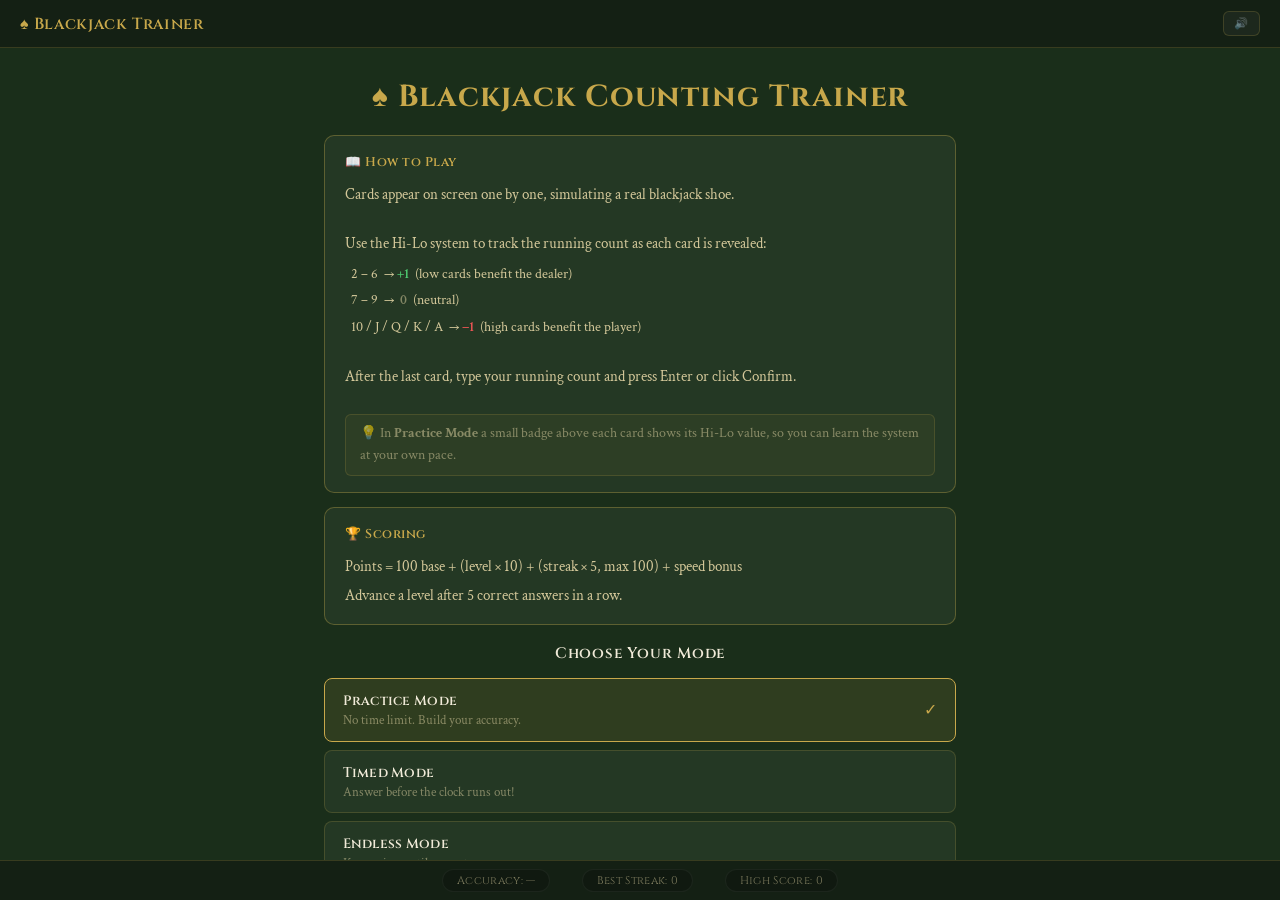
<file: web/index.html>
<!DOCTYPE html>
<html lang="en">
<head>
  <meta charset="UTF-8">
  <meta name="viewport" content="width=device-width, initial-scale=1.0">
  <meta name="description" content="Blackjack Card Counting Trainer — master the Hi-Lo system in your browser.">
  <title>Blackjack Trainer</title>
  <link rel="preconnect" href="https://fonts.googleapis.com">
  <link href="https://fonts.googleapis.com/css2?family=Cinzel:wght@400;600;700&family=Crimson+Text:ital,wght@0,400;0,600;1,400&display=swap" rel="stylesheet">
  <link rel="stylesheet" href="css/style.css">
</head>
<body>

  <!-- ═══════════════════════════════════════════════════════
       NAVBAR — fixed top bar, mirrors JavaFX toolbar
       ═══════════════════════════════════════════════════════ -->
  <nav class="navbar">
    <div class="navbar-left">
      <span class="nav-logo">♠ Blackjack Trainer</span>
    </div>
    <div class="navbar-right">
      <!-- Sound toggle — always visible so user can mute before starting -->
      <button class="nav-btn" id="nav-sound" title="Toggle sound" onclick="AudioManager.toggleMute()">🔊</button>

      <!-- In-game controls — hidden on menu screen -->
      <div id="nav-controls" style="display:none; align-items:center; gap:0.5rem;">
        <div class="nav-pill" id="nav-level">Level 1</div>
        <div class="nav-pill gold" id="nav-score">Score: 0</div>
        <button class="nav-btn btn-quit" id="btn-quit">✕ Quit</button>
      </div>
    </div>
  </nav>

  <!-- ═══════════════════════════════════════════════════════
       MENU SCREEN
       ═══════════════════════════════════════════════════════ -->
  <div id="screen-menu" class="screen active">
    <div class="menu-wrap">

      <h1 class="menu-title">♠ Blackjack Counting Trainer</h1>

      <!-- How to Play -->
      <div class="info-card">
        <div class="info-card-title">📖 How to Play</div>
        <p>Cards appear on screen one by one, simulating a real blackjack shoe.</p>
        <br>
        <p>Use the Hi-Lo system to track the running count as each card is revealed:</p>
        <ul class="hilo-list">
          <li>2 – 6 &nbsp;→ <span class="val-pos">+1</span> &nbsp;(low cards benefit the dealer)</li>
          <li>7 – 9 &nbsp;→ <span class="val-neu">&nbsp;0</span> &nbsp;(neutral)</li>
          <li>10 / J / Q / K / A &nbsp;→ <span class="val-neg">−1</span> &nbsp;(high cards benefit the player)</li>
        </ul>
        <br>
        <p>After the last card, type your running count and press Enter or click Confirm.</p>
        <br>
        <div class="tip-box">
          💡 In <strong>Practice Mode</strong> a small badge above each card shows its Hi-Lo value,
          so you can learn the system at your own pace.
        </div>
      </div>

      <!-- Scoring -->
      <div class="info-card">
        <div class="info-card-title">🏆 Scoring</div>
        <p>Points = 100 base + (level × 10) + (streak × 5, max 100) + speed bonus</p>
        <p style="margin-top:0.3rem">Advance a level after 5 correct answers in a row.</p>
      </div>

      <!-- Mode selection -->
      <h2 class="choose-title">Choose Your Mode</h2>

      <div class="mode-list">
        <div class="mode-row selected" data-mode="PRACTICE">
          <div class="mode-row-text">
            <span class="mode-row-name">Practice Mode</span>
            <span class="mode-row-desc">No time limit. Build your accuracy.</span>
          </div>
          <span class="mode-row-check">✓</span>
        </div>
        <div class="mode-row" data-mode="TIMED">
          <div class="mode-row-text">
            <span class="mode-row-name">Timed Mode</span>
            <span class="mode-row-desc">Answer before the clock runs out!</span>
          </div>
          <span class="mode-row-check">✓</span>
        </div>
        <div class="mode-row" data-mode="ENDLESS">
          <div class="mode-row-text">
            <span class="mode-row-name">Endless Mode</span>
            <span class="mode-row-desc">Keep going until you get one wrong.</span>
          </div>
          <span class="mode-row-check">✓</span>
        </div>
      </div>

      <button class="btn-primary" id="btn-start">Start Game</button>

    </div>
  </div>

  <!-- ═══════════════════════════════════════════════════════
       GAME SCREEN
       ═══════════════════════════════════════════════════════ -->
  <div id="screen-game" class="screen">
    <div class="game-wrap">

      <!-- Timer bar — visible only in TIMED / PRACTICE mode -->
      <div class="timer-wrap" id="timer-wrap" style="display:none">
        <div class="timer-track">
          <div class="timer-fill" id="timer-fill"></div>
        </div>
        <span class="timer-label" id="timer-label">20s</span>
      </div>

      <!-- Cards -->
      <div class="card-stage" id="card-stage"></div>

      <!-- Feedback line -->
      <div class="feedback-row" id="feedback-row"></div>

      <!-- Answer input -->
      <div class="input-row">
        <label class="input-label" for="count-input">Running count:</label>
        <input
          class="count-input"
          type="number"
          id="count-input"
          placeholder="e.g. -2"
          disabled
          autocomplete="off"
        >
        <button class="btn-confirm" id="btn-confirm" disabled>Confirm ↵</button>
      </div>

      <!-- Next round button — hidden until answer submitted -->
      <div id="next-row" style="display:none">
        <button class="btn-next" id="btn-next">Next Round →</button>
      </div>

    </div>
  </div>

  <!-- ═══════════════════════════════════════════════════════
       GAME OVER SCREEN
       ═══════════════════════════════════════════════════════ -->
  <div id="screen-gameover" class="screen">
    <div class="gameover-wrap">

      <h2 class="gameover-title" id="gameover-title">Session Complete</h2>

      <div class="go-stats">
        <div class="go-stat">
          <span class="go-stat-label">Final Score</span>
          <span class="go-stat-val gold" id="go-score">0</span>
        </div>
        <div class="go-stat">
          <span class="go-stat-label">Max Level</span>
          <span class="go-stat-val" id="go-level">1</span>
        </div>
        <div class="go-stat">
          <span class="go-stat-label">Best Streak</span>
          <span class="go-stat-val" id="go-streak">0</span>
        </div>
        <div class="go-stat">
          <span class="go-stat-label">Accuracy</span>
          <span class="go-stat-val" id="go-acc">0%</span>
        </div>
        <div class="go-stat">
          <span class="go-stat-label">Rounds</span>
          <span class="go-stat-val" id="go-rounds">0</span>
        </div>
        <div class="go-stat">
          <span class="go-stat-label">High Score</span>
          <span class="go-stat-val gold" id="go-highscore">0</span>
        </div>
      </div>

      <div class="go-buttons">
        <button class="btn-primary" id="btn-play-again">Play Again</button>
        <button class="btn-secondary" id="btn-menu">Menu</button>
      </div>

    </div>
  </div>

  <!-- ═══════════════════════════════════════════════════════
       BOTTOM STATS BAR — mirrors JavaFX status bar
       ═══════════════════════════════════════════════════════ -->
  <div class="stats-bar">
    <span class="stats-item" id="sb-acc">Accuracy: —</span>
    <span class="stats-item" id="sb-streak">Best Streak: 0</span>
    <span class="stats-item" id="sb-high">High Score: 0</span>
  </div>

  <!-- Level-up toast notification -->
  <div class="levelup-toast" id="levelup-toast">⬆ Level Up!</div>

  <!--
    Script load order:
      1. core.js   — pure game logic, no DOM
      2. audio.js  — AudioManager, no DOM dependencies
      3. ui.js     — DOM rendering, depends on core
      4. game.js   — GameController + event wiring, depends on all above
  -->
  <script src="js/core.js"></script>
  <script src="js/audio.js"></script>
  <script src="js/ui.js"></script>
  <script src="js/game.js"></script>

</body>
</html>
</file>
<file: web/css/style.css>
/* ═══════════════════════════════════════════════════════════════════
   Blackjack Trainer — Web stylesheet
   Faithful recreation of the JavaFX desktop dark-green felt aesthetic.
   ═══════════════════════════════════════════════════════════════════ */

*, *::before, *::after { box-sizing: border-box; margin: 0; padding: 0; }

:root {
  /* Palette */
  --bg:           #1a2e1a;
  --bg-dark:      #142014;
  --bg-elevated:  #243824;
  --gold:         #c8a84b;
  --gold-hover:   #dabb5e;
  --gold-dim:     rgba(200,168,75,0.12);
  --cream:        #f0ead8;
  --text:         #d4c89a;
  --text-dim:     rgba(212,200,154,0.55);
  --text-muted:   rgba(212,200,154,0.35);
  --border:       rgba(200,168,75,0.2);
  --border-card:  rgba(200,168,75,0.35);
  --correct:      #4caf72;
  --wrong:        #e05252;

  /* Card colours */
  --card-face:    #faf8f2;
  --card-red:     #c0392b;
  --card-black:   #1a1a1a;

  /* Hi-Lo badge colours */
  --val-pos:      #4ecb71;
  --val-neg:      #e55;
  --val-neu:      rgba(212,200,154,0.5);

  /* Layout */
  --navbar-h:     48px;
  --statsbar-h:   40px;
}

html, body {
  height: 100%;
  font-family: 'Crimson Text', Georgia, serif;
  background: var(--bg);
  color: var(--text);
  overflow: hidden;
}

/* ── NAVBAR ──────────────────────────────────────────────────────────── */

.navbar {
  position: fixed;
  top: 0; left: 0; right: 0;
  height: var(--navbar-h);
  background: var(--bg-dark);
  border-bottom: 1px solid var(--border);
  display: flex;
  align-items: center;
  justify-content: space-between;
  padding: 0 1.25rem;
  z-index: 100;
}

.nav-logo {
  font-family: 'Cinzel', serif;
  font-size: 1rem;
  font-weight: 600;
  color: var(--gold);
  letter-spacing: 0.04em;
}

.navbar-right {
  display: flex;
  align-items: center;
  gap: 0.5rem;
}

.nav-pill {
  background: rgba(255,255,255,0.05);
  border: 1px solid var(--border);
  border-radius: 20px;
  padding: 0.2rem 0.8rem;
  font-family: 'Cinzel', serif;
  font-size: 0.72rem;
  color: var(--text-dim);
  letter-spacing: 0.03em;
  white-space: nowrap;
}
.nav-pill.gold { color: var(--gold); border-color: rgba(200,168,75,0.4); }

.nav-btn {
  background: rgba(255,255,255,0.04);
  border: 1px solid var(--border);
  border-radius: 6px;
  color: var(--text-dim);
  padding: 0.25rem 0.65rem;
  font-family: 'Cinzel', serif;
  font-size: 0.7rem;
  cursor: pointer;
  transition: all 0.15s;
  letter-spacing: 0.03em;
}
.nav-btn:hover { color: var(--cream); border-color: rgba(255,255,255,0.3); }

/* ── STATS BAR (bottom) ──────────────────────────────────────────────── */

.stats-bar {
  position: fixed;
  bottom: 0; left: 0; right: 0;
  height: var(--statsbar-h);
  background: var(--bg-dark);
  border-top: 1px solid var(--border);
  display: flex;
  align-items: center;
  justify-content: center;
  gap: 2rem;
  z-index: 100;
}

.stats-item {
  font-family: 'Cinzel', serif;
  font-size: 0.7rem;
  color: var(--text-dim);
  letter-spacing: 0.03em;
  background: rgba(0,0,0,0.2);
  padding: 0.18rem 0.85rem;
  border-radius: 20px;
  border: 1px solid rgba(255,255,255,0.05);
}

/* ── SCREENS ─────────────────────────────────────────────────────────── */

.screen {
  display: none;
  position: fixed;
  top: var(--navbar-h);
  left: 0; right: 0;
  bottom: var(--statsbar-h);
  overflow-y: auto;
}
.screen.active { display: block; }

/* ── MENU SCREEN ─────────────────────────────────────────────────────── */

.menu-wrap {
  max-width: 680px;
  margin: 0 auto;
  padding: 1.75rem 1.5rem 2rem;
  display: flex;
  flex-direction: column;
  gap: 0.9rem;
}

.menu-title {
  font-family: 'Cinzel', serif;
  font-size: clamp(1.3rem, 3vw, 1.9rem);
  font-weight: 700;
  color: var(--gold);
  letter-spacing: 0.03em;
  text-align: center;
  padding-bottom: 0.25rem;
}

/* Info cards */
.info-card {
  background: var(--bg-elevated);
  border: 1px solid var(--border-card);
  border-radius: 10px;
  padding: 1rem 1.25rem;
  font-size: 0.92rem;
  line-height: 1.65;
}

.info-card-title {
  font-family: 'Cinzel', serif;
  font-size: 0.8rem;
  font-weight: 600;
  color: var(--gold);
  margin-bottom: 0.6rem;
  letter-spacing: 0.04em;
}

.hilo-list {
  list-style: none;
  padding-left: 0.4rem;
  margin-top: 0.25rem;
}
.hilo-list li { padding: 0.1rem 0; font-size: 0.9rem; }

.val-pos { color: var(--val-pos); font-weight: 600; }
.val-neu { color: var(--text-dim); font-weight: 600; }
.val-neg { color: var(--val-neg); font-weight: 600; }

.tip-box {
  background: rgba(200,168,75,0.06);
  border: 1px solid rgba(200,168,75,0.18);
  border-radius: 6px;
  padding: 0.55rem 0.85rem;
  font-size: 0.86rem;
  color: var(--text-dim);
  line-height: 1.55;
}

/* Mode selection */
.choose-title {
  font-family: 'Cinzel', serif;
  font-size: 0.95rem;
  font-weight: 600;
  color: var(--cream);
  text-align: center;
  letter-spacing: 0.05em;
  margin-top: 0.2rem;
}

.mode-list {
  display: flex;
  flex-direction: column;
  gap: 0.5rem;
}

.mode-row {
  display: flex;
  align-items: center;
  justify-content: space-between;
  background: var(--bg-elevated);
  border: 1px solid var(--border);
  border-radius: 8px;
  padding: 0.8rem 1.1rem;
  cursor: pointer;
  transition: all 0.15s ease;
  user-select: none;
}
.mode-row:hover    { border-color: var(--gold); background: var(--gold-dim); }
.mode-row.selected { border-color: var(--gold); background: var(--gold-dim); }

.mode-row-text {
  display: flex;
  flex-direction: column;
  gap: 0.12rem;
}

.mode-row-name {
  font-family: 'Cinzel', serif;
  font-size: 0.85rem;
  font-weight: 600;
  color: var(--cream);
  letter-spacing: 0.02em;
}

.mode-row-desc {
  font-size: 0.8rem;
  color: var(--text-dim);
}

.mode-row-check {
  color: var(--gold);
  font-size: 1rem;
  opacity: 0;
  transition: opacity 0.15s;
  flex-shrink: 0;
}
.mode-row.selected .mode-row-check { opacity: 1; }

/* Buttons */
.btn-primary {
  align-self: center;
  background: var(--gold);
  color: var(--bg-dark);
  border: none;
  border-radius: 8px;
  padding: 0.7rem 2.5rem;
  font-family: 'Cinzel', serif;
  font-size: 0.88rem;
  font-weight: 700;
  letter-spacing: 0.05em;
  cursor: pointer;
  transition: all 0.15s;
  margin-top: 0.2rem;
}
.btn-primary:hover  { background: var(--gold-hover); transform: translateY(-1px); }
.btn-primary:active { transform: translateY(0); }

/* ── GAME SCREEN ─────────────────────────────────────────────────────── */

.game-wrap {
  height: 100%;
  display: flex;
  flex-direction: column;
  align-items: center;
  justify-content: center;
  gap: 1.2rem;
  padding: 1.5rem 1rem;
}

/* Timer bar — only shown in TIMED mode */
.timer-wrap {
  width: 100%;
  max-width: 560px;
  display: flex;
  align-items: center;
  gap: 0.7rem;
}

.timer-track {
  flex: 1;
  height: 8px;
  background: rgba(255,255,255,0.06);
  border-radius: 4px;
  overflow: hidden;
}

.timer-fill {
  height: 100%;
  width: 100%;
  background: var(--gold);
  border-radius: 4px;
  transition: width 0.1s linear, background 0.35s;
}
.timer-fill.urgent { background: var(--wrong); }

.timer-label {
  font-family: 'Cinzel', serif;
  font-size: 0.82rem;
  color: var(--gold);
  min-width: 2.8rem;
  text-align: right;
  letter-spacing: 0.03em;
}
.timer-label.urgent { color: var(--wrong); }

/* ── CARD STAGE ──────────────────────────────────────────────────────── */

.card-stage {
  display: flex;
  align-items: flex-end;
  justify-content: center;
  gap: clamp(8px, 2vw, 18px);
  flex-wrap: wrap;
  min-height: 170px;
}

/*
 * .card-wrap — container for badge + card.
 * Starts invisible; .visible added by JS after deal delay.
 */
.card-wrap {
  display: flex;
  flex-direction: column;
  align-items: center;
  gap: 5px;
  opacity: 0;
  transform: translateY(14px);
  transition: opacity 0.28s ease, transform 0.28s ease;
}
.card-wrap.visible { opacity: 1; transform: translateY(0); }

/*
 * Hi-Lo badge — shown above card in PRACTICE mode.
 * Hidden by default; .show added when card is revealed in practice mode.
 */
.card-badge {
  font-family: 'Cinzel', serif;
  font-size: 0.62rem;
  font-weight: 700;
  padding: 1px 7px;
  border-radius: 10px;
  letter-spacing: 0.04em;
  min-width: 28px;
  text-align: center;
  opacity: 0;
  transform: translateY(4px);
  transition: opacity 0.2s ease, transform 0.2s ease;
}
.card-badge.show            { opacity: 1; transform: translateY(0); }
.card-badge.pos             { background: rgba(78,203,113,0.18); color: var(--val-pos); border: 1px solid rgba(78,203,113,0.38); }
.card-badge.neu             { background: rgba(212,200,154,0.08); color: var(--text-dim); border: 1px solid rgba(212,200,154,0.18); }
.card-badge.neg             { background: rgba(229,85,85,0.14); color: var(--val-neg); border: 1px solid rgba(229,85,85,0.3); }

/* Playing card */
.card {
  width: clamp(62px, 10vw, 84px);
  height: clamp(94px, 15vw, 122px);
  background: var(--card-face);
  border-radius: 8px;
  display: flex;
  flex-direction: column;
  align-items: center;
  justify-content: center;
  gap: 2px;
  box-shadow: 0 3px 14px rgba(0,0,0,0.45), 0 1px 3px rgba(0,0,0,0.3);
  border: 1.5px solid rgba(200,168,75,0.45);
  flex-shrink: 0;
}

.card-rank {
  font-family: 'Cinzel', serif;
  font-size: clamp(1.5rem, 3.5vw, 2.1rem);
  font-weight: 700;
  line-height: 1;
  color: var(--card-black);
}
.card-suit {
  font-size: clamp(1rem, 2vw, 1.35rem);
  line-height: 1;
  color: var(--card-black);
}
.card.red .card-rank,
.card.red .card-suit { color: var(--card-red); }

/* ── FEEDBACK ROW ────────────────────────────────────────────────────── */

.feedback-row {
  min-height: 1.8rem;
  display: flex;
  align-items: center;
  justify-content: center;
  gap: 0.5rem;
  font-family: 'Cinzel', serif;
  font-size: 0.88rem;
  font-weight: 600;
  letter-spacing: 0.04em;
  opacity: 0;
  transition: opacity 0.2s;
}
.feedback-row.visible  { opacity: 1; }
.feedback-row.correct  { color: var(--correct); }
.feedback-row.wrong    { color: var(--wrong); }

.feedback-points {
  font-size: 0.78rem;
  font-weight: 400;
  opacity: 0.75;
}

/* ── INPUT ROW ───────────────────────────────────────────────────────── */

.input-row {
  display: flex;
  align-items: center;
  gap: 0.7rem;
  flex-wrap: wrap;
  justify-content: center;
}

.input-label {
  font-size: 0.88rem;
  color: var(--text-dim);
  white-space: nowrap;
}

.count-input {
  font-family: 'Cinzel', serif;
  font-size: 1rem;
  width: 110px;
  text-align: center;
  background: rgba(0,0,0,0.3);
  border: 1.5px solid var(--border-card);
  border-radius: 6px;
  color: var(--cream);
  padding: 0.5rem;
  outline: none;
  transition: border-color 0.2s;
  -moz-appearance: textfield;
}
.count-input::-webkit-inner-spin-button,
.count-input::-webkit-outer-spin-button { -webkit-appearance: none; }
.count-input:focus    { border-color: var(--gold); }
.count-input:disabled { opacity: 0.35; }

.btn-confirm {
  background: var(--gold);
  color: var(--bg-dark);
  border: none;
  border-radius: 6px;
  padding: 0.52rem 1.2rem;
  font-family: 'Cinzel', serif;
  font-size: 0.8rem;
  font-weight: 700;
  letter-spacing: 0.04em;
  cursor: pointer;
  transition: all 0.15s;
  white-space: nowrap;
}
.btn-confirm:hover:not(:disabled) { background: var(--gold-hover); }
.btn-confirm:disabled { opacity: 0.35; cursor: default; }

/* Next round button */
.btn-next {
  background: transparent;
  border: 1.5px solid var(--border-card);
  border-radius: 6px;
  color: var(--gold);
  padding: 0.52rem 1.4rem;
  font-family: 'Cinzel', serif;
  font-size: 0.8rem;
  font-weight: 600;
  letter-spacing: 0.04em;
  cursor: pointer;
  transition: all 0.15s;
}
.btn-next:hover { border-color: var(--gold); background: var(--gold-dim); }

/* ── GAME OVER SCREEN ────────────────────────────────────────────────── */

.gameover-wrap {
  max-width: 500px;
  margin: 0 auto;
  padding: 2.5rem 1.5rem;
  display: flex;
  flex-direction: column;
  align-items: center;
  gap: 1.5rem;
}

.gameover-title {
  font-family: 'Cinzel', serif;
  font-size: clamp(1.5rem, 4vw, 2.1rem);
  font-weight: 700;
  color: var(--gold);
  text-align: center;
  letter-spacing: 0.04em;
}

.go-stats {
  display: grid;
  grid-template-columns: repeat(2, 1fr);
  gap: 0.75rem;
  width: 100%;
}

.go-stat {
  background: var(--bg-elevated);
  border: 1px solid var(--border);
  border-radius: 8px;
  padding: 0.85rem 1rem;
  display: flex;
  flex-direction: column;
  gap: 0.2rem;
}

.go-stat-label {
  font-family: 'Cinzel', serif;
  font-size: 0.62rem;
  letter-spacing: 0.1em;
  text-transform: uppercase;
  color: var(--text-muted);
}

.go-stat-val {
  font-family: 'Cinzel', serif;
  font-size: 1.55rem;
  font-weight: 700;
  color: var(--cream);
}
.go-stat-val.gold { color: var(--gold); }

.go-buttons {
  display: flex;
  gap: 0.75rem;
  flex-wrap: wrap;
  justify-content: center;
}

.btn-secondary {
  background: transparent;
  border: 1.5px solid var(--border-card);
  border-radius: 8px;
  color: var(--text-dim);
  padding: 0.7rem 1.75rem;
  font-family: 'Cinzel', serif;
  font-size: 0.85rem;
  font-weight: 600;
  cursor: pointer;
  transition: all 0.15s;
  letter-spacing: 0.04em;
}
.btn-secondary:hover { color: var(--cream); border-color: var(--gold); }

/* ── LEVEL-UP TOAST ──────────────────────────────────────────────────── */

.levelup-toast {
  position: fixed;
  top: 4.5rem;
  left: 50%;
  transform: translateX(-50%) translateY(-10px);
  background: var(--gold);
  color: var(--bg-dark);
  padding: 0.42rem 1.2rem;
  border-radius: 30px;
  font-family: 'Cinzel', serif;
  font-size: 0.78rem;
  font-weight: 700;
  letter-spacing: 0.05em;
  opacity: 0;
  pointer-events: none;
  transition: opacity 0.25s ease, transform 0.25s ease;
  z-index: 200;
  white-space: nowrap;
}
.levelup-toast.show {
  opacity: 1;
  transform: translateX(-50%) translateY(0);
}

/* ── SCROLLBAR ───────────────────────────────────────────────────────── */

::-webkit-scrollbar { width: 4px; }
::-webkit-scrollbar-track { background: transparent; }
::-webkit-scrollbar-thumb { background: var(--border); border-radius: 2px; }

/* ── RESPONSIVE ──────────────────────────────────────────────────────── */

@media (max-width: 480px) {
  .stats-bar   { gap: 0.75rem; }
  .input-row   { flex-wrap: wrap; justify-content: center; }
  .go-stats    { grid-template-columns: 1fr 1fr; }
}
</file>
